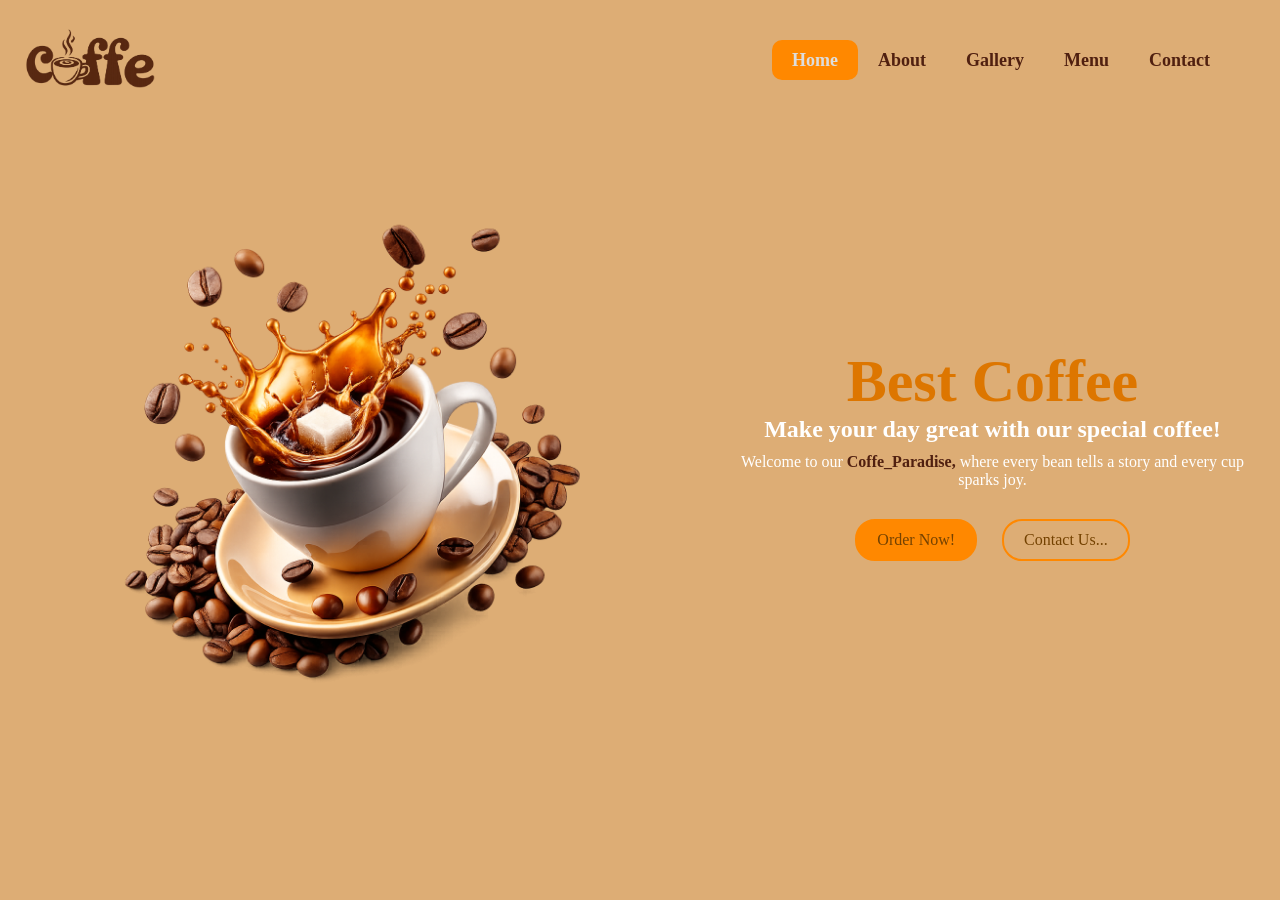
<file: index.html>
<!DOCTYPE html>
<html lang="en">
<head>
    <meta charset="UTF-8">
    <meta name="viewport" content="width=device-width, initial-scale=1.0">
    <link rel="shortcut icon" href="Images/Favicon.png" type="image/x-icon">
    <link rel="stylesheet" href="style.css">
    <title>Coffe_Paradise</title>
</head>
<body>
    <nav>
        <a href="index.html"><img src="Images/Logo.png" alt="Coffe" width="130"></a>
        <div class="hamburger" onclick="toggleMenu()">
            <span></span>
            <span></span>
            <span></span>
        </div>
        <ul id="navLinks">
            <li><a href="index.html" class="active">Home</a></li>
            <li><a href="about.html">About</a></li>
            <li><a href="gallery.html">Gallery</a></li>
            <li><a href="menu.html">Menu</a></li>
            <li><a href="contact.html">Contact</a></li>
        </ul>
    </nav>
    <div class="container">
        <div class="left">
            <img src="Images/Index/Coffee.png" alt="Coffee" height="500" width="500">
        </div>
        <div class="right">
            <h1>Best Coffee</h1>
            <h2>Make your day great with our special coffee!</h2>
            <p>
                Welcome to our <strong style="color: #502010;">Coffe_Paradise,</strong>
                where every bean tells a story and every cup sparks joy.
            </p>
            <div class="btns">
                <a href="menu.html" class="btn btn1">Order Now!</a>
                <a href="contact.html" class="btn btn2">Contact Us...</a>
            </div>
        </div>
    </div>
    <script src="script.js"></script>
</body>
</html>
</file>
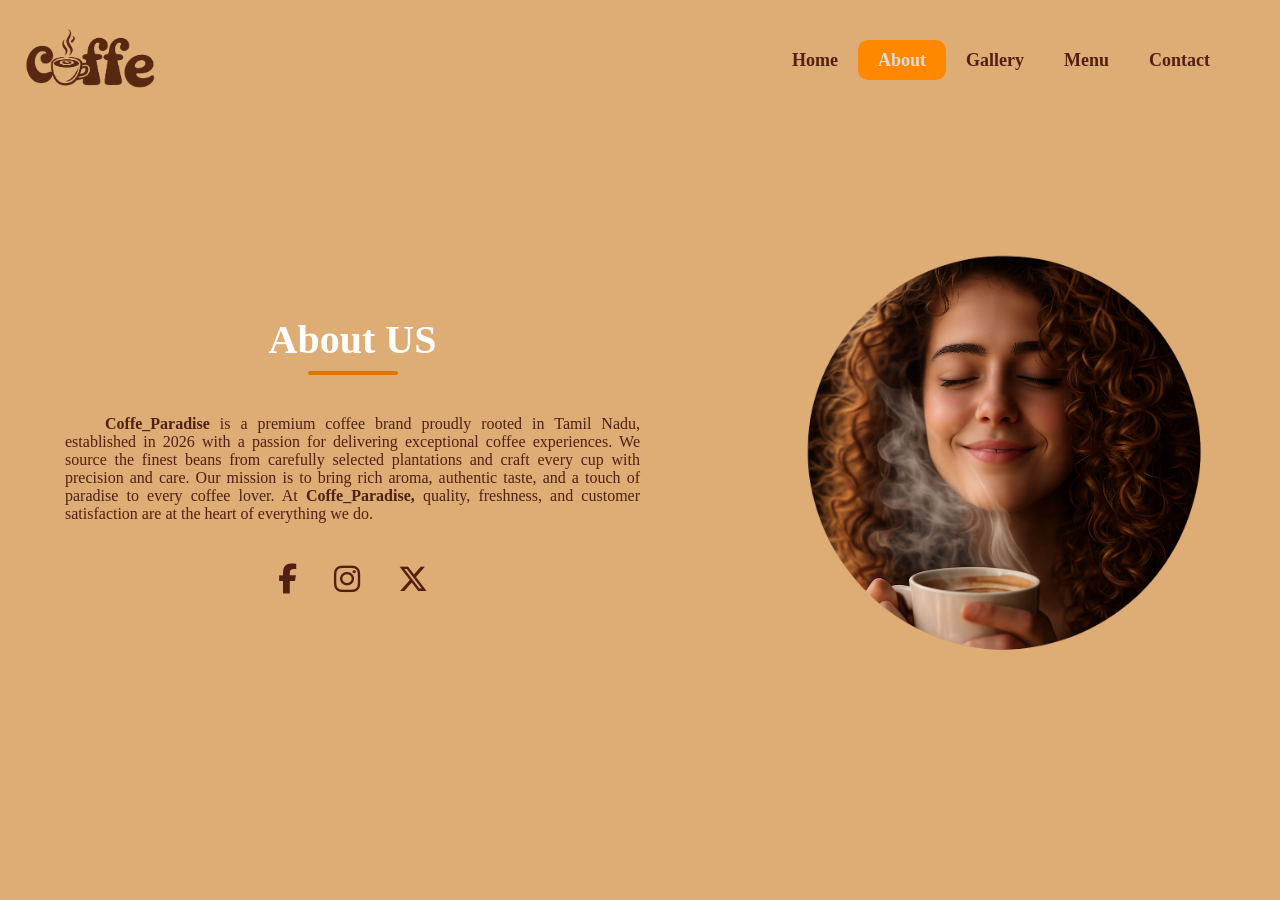
<file: about.html>
<!DOCTYPE html>
<html lang="en">
<head>
    <meta charset="UTF-8">
    <meta name="viewport" content="width=device-width, initial-scale=1.0">
    <link rel="stylesheet" href="style.css">
    <link rel="shortcut icon" href="Images/Favicon.png" type="image/x-icon">
    <link rel="stylesheet" href="https://cdnjs.cloudflare.com/ajax/libs/font-awesome/6.5.0/css/all.min.css">
    <title>About US</title>
</head>
<body>
    <nav>
        <a href="index.html"><img src="Images/Logo.png" alt="Coffe" width="130"></a>
        <div class="hamburger" onclick="toggleMenu()">
            <span></span>
            <span></span>
            <span></span>
        </div>
        <ul id="navLinks">
            <li><a href="index.html">Home</a></li>
            <li><a href="about.html" class="active">About</a></li>
            <li><a href="gallery.html">Gallery</a></li>
            <li><a href="menu.html">Menu</a></li>
            <li><a href="contact.html">Contact</a></li>
        </ul>
    </nav>
    <div class="about_container">
        <div class="about_left">
            <h1>About US</h1>
            <p>
                <strong>Coffe_Paradise</strong> is a premium coffee brand proudly rooted in Tamil Nadu,
                established in 2026 with a passion for delivering exceptional coffee experiences.
                We source the finest beans from carefully selected plantations and craft every cup
                with precision and care. Our mission is to bring rich aroma, authentic taste, and
                a touch of paradise to every coffee lover. At <strong>Coffe_Paradise,</strong>
                quality, freshness, and customer satisfaction are at the heart of everything we do.
            </p>
            <div class="icons">
                <a href="https://www.facebook.com" target="_blank" class="facebook">
                    <i class="fab fa-facebook-f"></i>
                </a>
                <a href="https://www.instagram.com" target="_blank" class="instagram">
                    <i class="fab fa-instagram"></i>
                </a>
                <a href="https://www.x.com" target="_blank" class="x">
                    <i class="fab fa-x-twitter"></i>
                </a>
            </div>
        </div>
        <div class="about_right">
            <img src="Images/About/About Image.png" alt="Coffee" height="400" width="400">
        </div>
    </div>
    <script src="script.js"></script>
</body>
</html>
</file>
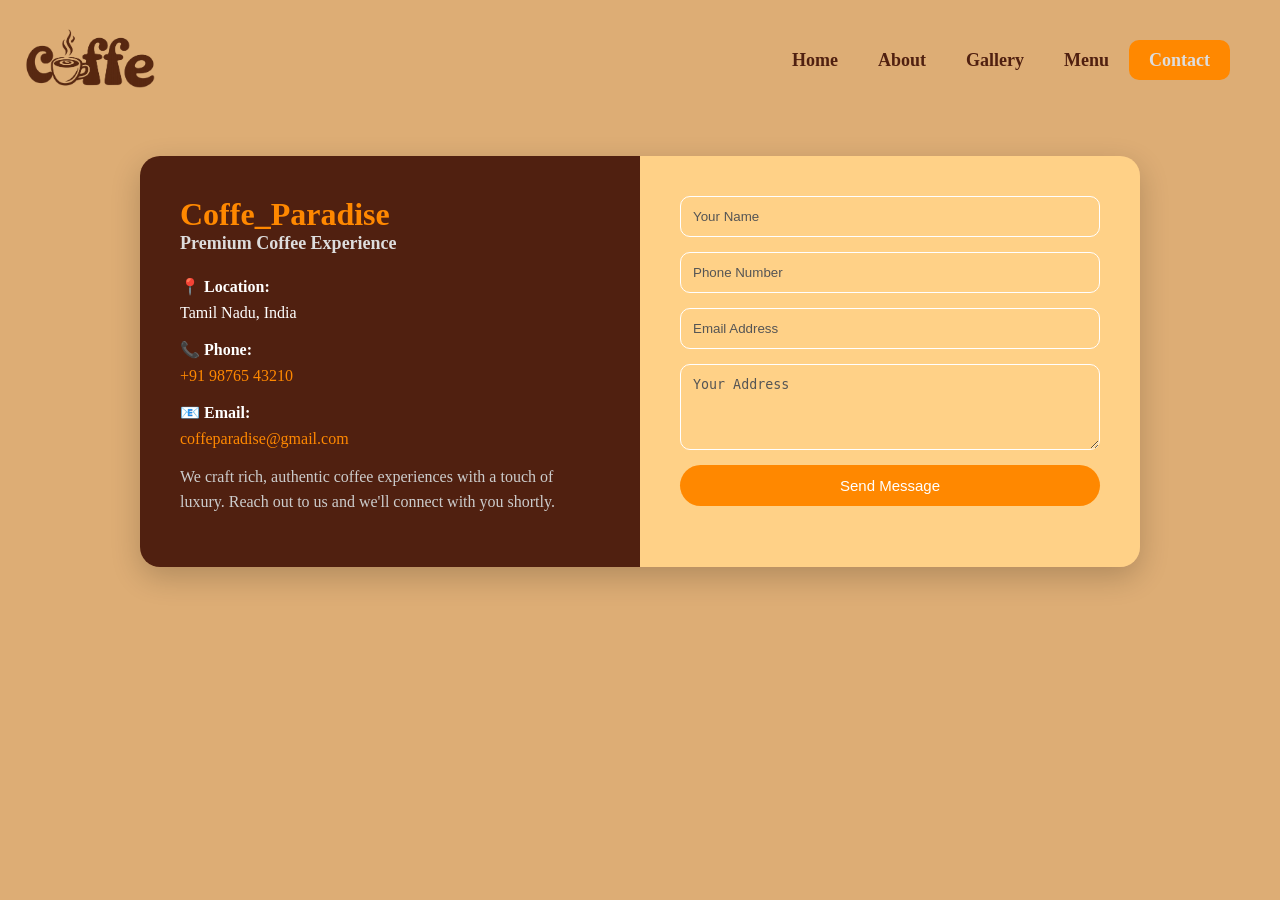
<file: contact.html>
<!DOCTYPE html>
<html lang="en">
<head>
    <meta charset="UTF-8">
    <meta name="viewport" content="width=device-width, initial-scale=1.0">
    <link rel="shortcut icon" href="Images/Favicon.png" type="image/x-icon">
    <link rel="stylesheet" href="style.css">
    <title>Contact</title>
</head>
<body>
    <nav>
        <a href="index.html"><img src="Images/Logo.png" alt="Coffe" width="130"></a>
        <div class="hamburger" onclick="toggleMenu()">
            <span></span>
            <span></span>
            <span></span>
        </div>
        <ul id="navLinks">
            <li><a href="index.html">Home</a></li>
            <li><a href="about.html">About</a></li>
            <li><a href="gallery.html">Gallery</a></li>
            <li><a href="menu.html">Menu</a></li>
            <li><a href="contact.html" class="active">Contact</a></li>
        </ul>
    </nav>
    <div class="contact_container">
        <div class="brand">
            <h1>Coffe_Paradise</h1>
            <h2>Premium Coffee Experience</h2>
            <p>📍 <strong>Location:</strong><br>Tamil Nadu, India</p>
            <p>📞 <strong>Phone:</strong><br>
                <a href="tel:+919876543210">+91 98765 43210</a>
            </p>
            <p>📧 <strong>Email:</strong><br>
                <a href="mailto:coffeparadise@gmail.com">coffeparadise@gmail.com</a>
            </p>
            <p class="brand_description">
                We craft rich, authentic coffee experiences with a touch of luxury.
                Reach out to us and we'll connect with you shortly.
            </p>
        </div>
        <div class="contact_form">
            <form id="contactForm">
                <input type="text" placeholder="Your Name" required>
                <input type="tel" placeholder="Phone Number" required>
                <input type="email" placeholder="Email Address" required>
                <textarea rows="4" placeholder="Your Address" required></textarea>
                <button type="submit">Send Message</button>
            </form>
        </div>
    </div>
    <script src="script.js"></script>
</body>
</html>
</file>
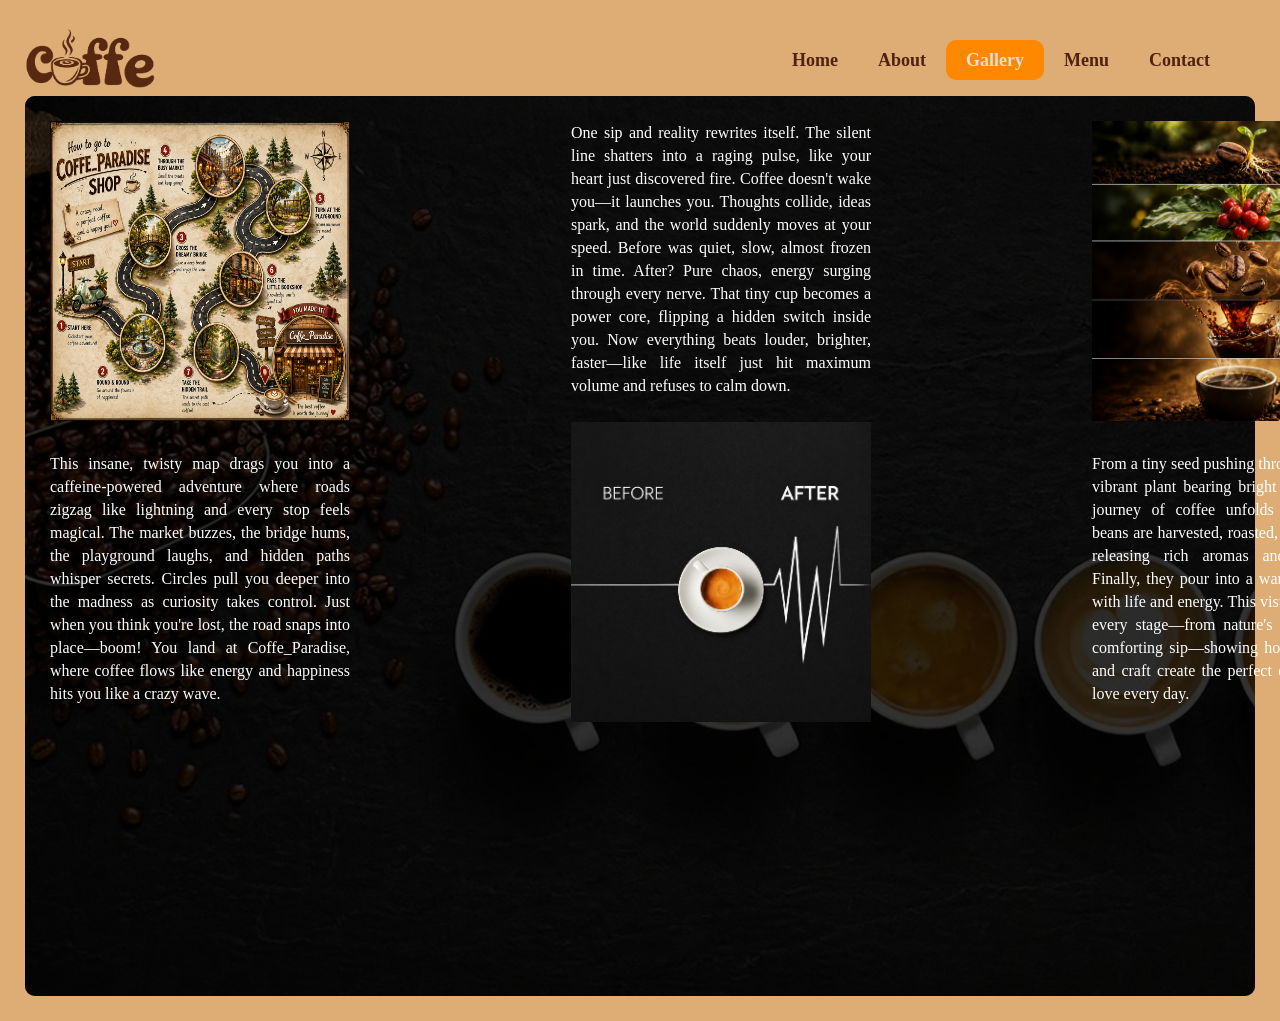
<file: gallery.html>
<!DOCTYPE html>
<html lang="en">
<head>
    <meta charset="UTF-8">
    <meta name="viewport" content="width=device-width, initial-scale=1.0">
    <link rel="shortcut icon" href="Images/Favicon.png" type="image/x-icon">
    <link rel="stylesheet" href="style.css">
    <title>Gallery</title>
</head>
<body>
    <nav>
        <a href="index.html"><img src="Images/Logo.png" alt="Coffe" width="130"></a>
        <div class="hamburger" onclick="toggleMenu()">
            <span></span>
            <span></span>
            <span></span>
        </div>
        <ul id="navLinks">
            <li><a href="index.html">Home</a></li>
            <li><a href="about.html">About</a></li>
            <li><a href="gallery.html" class="active">Gallery</a></li>
            <li><a href="menu.html">Menu</a></li>
            <li><a href="contact.html">Contact</a></li>
        </ul>
    </nav>
    <div class="gallery_container">
        <div class="bg_container">
            <div class="box1">
                <img src="Images/Gallery/Image 1.png" alt="How to go Coffe_Paradise" class="image_1">
                <p>This insane, twisty map drags you into a caffeine-powered adventure where roads
                zigzag like lightning and every stop feels magical. The market buzzes, the bridge
                hums, the playground laughs, and hidden paths whisper secrets. Circles pull you
                deeper into the madness as curiosity takes control. Just when you think you're lost,
                the road snaps into place—boom! You land at Coffe_Paradise, where coffee flows like
                energy and happiness hits you like a crazy wave.</p>
            </div>
            <div class="box2">
                <p>One sip and reality rewrites itself. The silent line shatters into a raging pulse,
                like your heart just discovered fire. Coffee doesn't wake you—it launches you.
                Thoughts collide, ideas spark, and the world suddenly moves at your speed. Before
                was quiet, slow, almost frozen in time. After? Pure chaos, energy surging through
                every nerve. That tiny cup becomes a power core, flipping a hidden switch inside you.
                Now everything beats louder, brighter, faster—like life itself just hit maximum
                volume and refuses to calm down.</p>
                <img src="Images/Gallery/Image 2.png" alt="After Coffee" class="image_1">
            </div>
            <div class="box3">
                <img src="Images/Gallery/Image 3.png" alt="Coffee's Life" class="image_1">
                <p>From a tiny seed pushing through rich soil to a vibrant plant bearing bright red
                cherries, the journey of coffee unfolds beautifully. The beans are harvested,
                roasted, and transformed, releasing rich aromas and deep flavors. Finally, they pour
                into a warm cup, steaming with life and energy. This visual story captures every
                stage—from nature's beginning to the comforting sip—showing how patience, care,
                and craft create the perfect cup of coffee we love every day.</p>
            </div>
        </div>
    </div>
    <script src="script.js"></script>
</body>
</html>
</file>
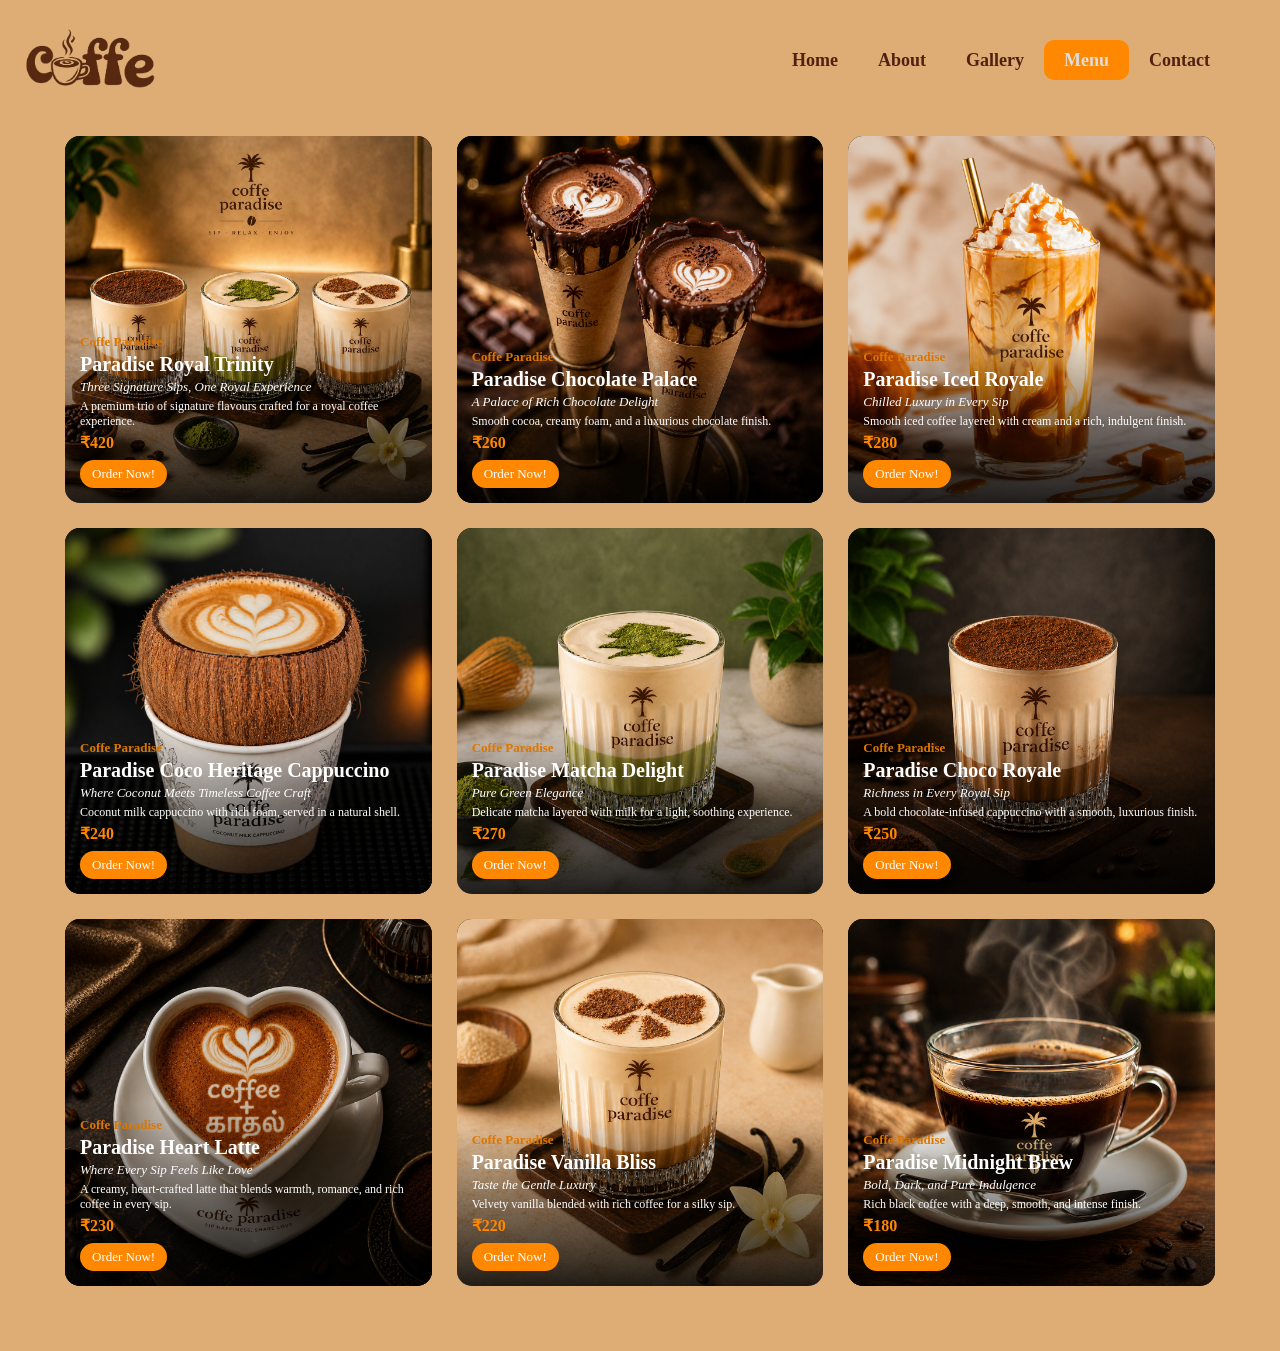
<file: menu.html>
<!DOCTYPE html>
<html lang="en">
<head>
    <meta charset="UTF-8">
    <meta name="viewport" content="width=device-width, initial-scale=1.0">
    <link rel="shortcut icon" href="Images/Favicon.png" type="image/x-icon">
    <link rel="stylesheet" href="style.css">
    <title>Menu</title>
</head>
<body>
    <nav>
        <a href="index.html"><img src="Images/Logo.png" alt="Coffe" width="130"></a>
        <div class="hamburger" onclick="toggleMenu()">
            <span></span>
            <span></span>
            <span></span>
        </div>
        <ul id="navLinks">
            <li><a href="index.html">Home</a></li>
            <li><a href="about.html">About</a></li>
            <li><a href="gallery.html">Gallery</a></li>
            <li><a href="menu.html" class="active">Menu</a></li>
            <li><a href="contact.html">Contact</a></li>
        </ul>
    </nav>
    <div class="menu_container">
        <div class="list">
            <img src="Images/Menu/Paradise Royal Trinity.png" alt="Paradise Royal Trinity">
            <div class="overlay">
                <h2>Coffe Paradise</h2>
                <h1>Paradise Royal Trinity</h1>
                <p class="tagline">Three Signature Sips, One Royal Experience</p>
                <p class="description">A premium trio of signature flavours crafted for a royal coffee experience.</p>
                <p class="price">₹420</p>
                <a href="#" class="buy_btn">Order Now!</a>
            </div>
        </div>
        <div class="list">
            <img src="Images/Menu/Paradise Chocolate Palace.png" alt="Paradise Chocolate Palace">
            <div class="overlay">
                <h2>Coffe Paradise</h2>
                <h1>Paradise Chocolate Palace</h1>
                <p class="tagline">A Palace of Rich Chocolate Delight</p>
                <p class="description">Smooth cocoa, creamy foam, and a luxurious chocolate finish.</p>
                <p class="price">₹260</p>
                <a href="#" class="buy_btn">Order Now!</a>
            </div>
        </div>
        <div class="list">
            <img src="Images/Menu/Paradise Iced Royale.png" alt="Paradise Iced Royale">
            <div class="overlay">
                <h2>Coffe Paradise</h2>
                <h1>Paradise Iced Royale</h1>
                <p class="tagline">Chilled Luxury in Every Sip</p>
                <p class="description">Smooth iced coffee layered with cream and a rich, indulgent finish.</p>
                <p class="price">₹280</p>
                <a href="#" class="buy_btn">Order Now!</a>
            </div>
        </div>
        <div class="list">
            <img src="Images/Menu/Paradise Coco Heritage Cappuccino.png" alt="Paradise Coco Heritage Cappuccino">
            <div class="overlay">
                <h2>Coffe Paradise</h2>
                <h1>Paradise Coco Heritage Cappuccino</h1>
                <p class="tagline">Where Coconut Meets Timeless Coffee Craft</p>
                <p class="description">Coconut milk cappuccino with rich foam, served in a natural shell.</p>
                <p class="price">₹240</p>
                <a href="#" class="buy_btn">Order Now!</a>
            </div>
        </div>
        <div class="list">
            <img src="Images/Menu/Paradise Matcha Delight.png" alt="Paradise Matcha Delight">
            <div class="overlay">
                <h2>Coffe Paradise</h2>
                <h1>Paradise Matcha Delight</h1>
                <p class="tagline">Pure Green Elegance</p>
                <p class="description">Delicate matcha layered with milk for a light, soothing experience.</p>
                <p class="price">₹270</p>
                <a href="#" class="buy_btn">Order Now!</a>
            </div>
        </div>
        <div class="list">
            <img src="Images/Menu/Paradise Choco Royale.png" alt="Paradise Choco Royale">
            <div class="overlay">
                <h2>Coffe Paradise</h2>
                <h1>Paradise Choco Royale</h1>
                <p class="tagline">Richness in Every Royal Sip</p>
                <p class="description">A bold chocolate-infused cappuccino with a smooth, luxurious finish.</p>
                <p class="price">₹250</p>
                <a href="#" class="buy_btn">Order Now!</a>
            </div>
        </div>
        <div class="list">
            <img src="Images/Menu/Paradise Heart Latte.png" alt="Paradise Heart Latte">
            <div class="overlay">
                <h2>Coffe Paradise</h2>
                <h1>Paradise Heart Latte</h1>
                <p class="tagline">Where Every Sip Feels Like Love</p>
                <p class="description">A creamy, heart-crafted latte that blends warmth, romance, and rich coffee in every sip.</p>
                <p class="price">₹230</p>
                <a href="#" class="buy_btn">Order Now!</a>
            </div>
        </div>
        <div class="list">
            <img src="Images/Menu/Paradise Vanilla Bliss.png" alt="Paradise Vanilla Bliss">
            <div class="overlay">
                <h2>Coffe Paradise</h2>
                <h1>Paradise Vanilla Bliss</h1>
                <p class="tagline">Taste the Gentle Luxury</p>
                <p class="description">Velvety vanilla blended with rich coffee for a silky sip.</p>
                <p class="price">₹220</p>
                <a href="#" class="buy_btn">Order Now!</a>
            </div>
        </div>
        <div class="list">
            <img src="Images/Menu/Paradise Midnight Brew.png" alt="Paradise Midnight Brew">
            <div class="overlay">
                <h2>Coffe Paradise</h2>
                <h1>Paradise Midnight Brew</h1>
                <p class="tagline">Bold, Dark, and Pure Indulgence</p>
                <p class="description">Rich black coffee with a deep, smooth, and intense finish.</p>
                <p class="price">₹180</p>
                <a href="#" class="buy_btn">Order Now!</a>
            </div>
        </div>
    </div>
    <script src="script.js"></script>
</body>
</html>
</file>
<file: style.css>
* {
    margin: 0;
    padding: 0;
    box-sizing: border-box;
}

body {
    background-color: #ddad75;
    margin: 20px;
    padding: 5px;
    font-family: 'Times New Roman', Times, serif;
}

nav {
    display: flex;
    text-decoration: none;
    justify-content: space-between;
    align-items: center;
    background-color: #ddad75;
}

ul {
    display: flex;
    padding: 25px;
    list-style-type: none;
}

li a{
    text-decoration: none;
    color: #502010;
    padding: 10px 20px;
    font-size: 18px;
    font-weight: bold;
}

/*li a:hover {  //use active class so hide the hover effect
    color: #ddd;
    background-color: #ff8800;
    border-radius: 10px;
}*/

li a:hover {
    color: #7A3219;
}

li a.active {
    background-color: #ff8800;
    color: #ddd;
    border-radius: 10px;
}

.hamburger {
    display: none;
    flex-direction: column;
    cursor: pointer;
    gap: 5px;
}

.hamburger span {
    width: 25px;
    height: 3px;
    background: #502010;
    border-radius: 5px;
}

/*Intex*/

.container {
    display: flex;
    align-items: center;
    justify-content: center;
    min-height: 80vh;
    gap: 75px;
}

.left {
    padding: 10px 50px 0 80px;
}

.right {
    text-align: center;
}

.right h1{
    color: #dd7600;
    font-size: 60px;
    font-family: Brush Script MT, Brush Script Std, cursive;
}

.right h2 {
    color: #fff;
}

.right p{
    color: #fff;
    padding-bottom: 25px;
    padding-top: 10px
}

.btns {
    display: flex;
    justify-content: center;
    gap: 15px;
}

.btn {
    display: inline-block;
    text-decoration: none;
    padding: 10px 20px;
    border: 2px #ff8800 solid;
    border-radius: 20px;
    margin: 5px;
    color: #744201;
    transition: 0.3s;
}

.btn1 {
    background-color: #ff8800;
}

.btn1:hover {
    background-color: #ddad75;
}

.btn2:hover {
    background-color: #ff8800;
    color: #fff;
}

/*About*/

.about_container{
    display: flex;
    align-items: center;
    justify-content: center;
    min-height: 80vh;
    gap: 75px;
}

.about_right {
    padding: 50px;
}

.about_left {
    align-items: center;
    justify-content: center;
}

.about_left p{
    color: #502010;
    text-indent: 40px;
    text-align: justify;
    padding: 40px;
}

.about_left h1{
    color: #fff;
    text-align: center;
    font-size: 40px;
}

.about_left h1::after {
    content: "";
    width: 90px;
    height: 4px;
    background: #dd7600;
    display: block;
    margin: 8px auto 0;
    border-radius: 5px;
}

.icons{
    text-align: center;
}

.icons a {
    color: #502010;
    font-size: 30px;
    margin: 0 15px;
    text-decoration: none;
    transition: 0.3s;
}

.icons a:hover {
    transform: scale(1.2);
}

.facebook:hover {
    color: #1877f2;
}

.instagram:hover {
    color: #e1306c;
}

.x:hover {
    color: #ffffff;
}

/*Gallery*/

.bg_container {
    position: relative;
    width: 100%;
    min-height: 100vh;
    background: url("Images/Gallery/Background image.png") no-repeat center center/cover;
    border-radius: 10px;
    display: flex;
    column-gap: 19vh;
}

.bg_container::before {
    content: "";
    position: absolute;
    top: 0;
    left: 0;
    width: 100%;
    height: 100%;
    border-radius: 10px;
    background: rgba(0, 0, 0, 0.8);
}

.image_1 {
    position: relative;
    padding: 25px;
    height: 350px;
    width: 350px;
}

.bg_container p {
    color: #fff;
    position: relative;
    padding: 0 25px;
    text-align: justify;
}

.box1 {
    line-height: 23px;
    transition: all 0.3s ease;
}

.box1:hover {
    transform: translateY(-10px);
}

.box2 {
    line-height: 23px;
    transition: all 0.3s ease;
    padding-top: 25px;
}

.box2:hover {
    transform: translateY(-10px);
}

.box3 {
    line-height: 23px;
    transition: all 0.3s ease;
}

.box3:hover {
    transform: translateY(-10px);
}

/*Menu*/

.menu_container {
    display: grid;
    grid-template-columns: repeat(3, 1fr);
    gap: 25px;
    padding: 40px;
}

.list {
    position: relative;
    border-radius: 15px;
    overflow: hidden;
    background: #000;
    aspect-ratio: 1 / 1;
    display: flex;
    align-items: center;
    justify-content: center;
    transition: transform 0.25s ease, box-shadow 0.25s ease;
}

.list img {
    width: 100%;
    height: 100%;
    object-fit: contain;
}

.overlay {
    position: absolute;
    bottom: 0;
    left: 0;
    width: 100%;
    padding: 15px;
    background: linear-gradient(to top, rgba(0,0,0,0.85), transparent);
    color: #fff;
}

.overlay h2 {
    font-size: 13px;
    color: #dd7600;
}

.overlay h1 {
    font-size: 20px;
    margin: 3px 0;
}

.tagline {
    font-size: 13px;
    font-style: italic;
}

.description {
    font-size: 12px;
    margin: 4px 0;
}

.price {
    font-size: 16px;
    font-weight: bold;
    color: #ff8800;
}

.buy_btn {
    display: inline-block;
    margin-top: 8px;
    padding: 6px 12px;
    background: #ff8800;
    color: #fff;
    text-decoration: none;
    border-radius: 20px;
    font-size: 13px;
}

.buy_btn:hover {
    background: #dd7600;
}

.list:hover {
    transform: translateY(-8px);
    box-shadow: 0 10px 25px rgba(0,0,0,0.3);
}

/*Contact*/

.contact_container {
    display: flex;
    max-width: 1000px;
    margin: 60px auto;
    border-radius: 20px;
    overflow: hidden;
    box-shadow: 0 10px 30px #00000033;
}

.brand {
    flex: 1;
    padding: 40px;
    background: #502010;
    color: #fff;
}

.brand h1 {
    font-size: 32px;
    color: #ff8800;
}

.brand h2 {
    font-size: 18px;
    margin-bottom: 20px;
    color: #ddd;
}

.brand p {
    margin: 12px 0;
    line-height: 1.6;
}

.brand a {
    color: #ff8800;
    text-decoration: none;
}

.brand_description {
    margin-top: 20px;
    color: #ccc;
}

.contact_form {
    flex: 1;
    padding: 40px;
    background: #ffd187;
}

#contactForm {
    display: flex;
    flex-direction: column;
    gap: 15px;
}

#contactForm input,
#contactForm textarea {
    padding: 12px;
    border-radius: 10px;
    border: 1px solid #fff;
    background: #ffd187;
    outline: none;
}

#contactForm input::placeholder,
#contactForm textarea::placeholder {
    color: #555;
}

#contactForm input:focus,
#contactForm textarea:focus {
    border-color: #ff8800;
    box-shadow: 0 0 8px #5020104d;
}

#contactForm button {
    padding: 12px;
    border: none;
    border-radius: 25px;
    background: #ff8800;
    color: #fff;
    font-size: 15px;
    cursor: pointer;
    transition: 0.3s;
}

#contactForm button:hover {
    background: #dd7600;
    transform: translateY(-2px);
}

/* Mobile View */
@media (max-width: 768px) {

    body {
        margin: 10px;
    }

    nav {
        position: relative;
    }

    ul {
        position: absolute;
        top: 60px;
        right: 0;
        background: #ddad75;
        width: 100%;
        flex-direction: column;
        text-align: center;
        display: none;
        border-radius: 10px;
        padding: 20px 0;
        z-index: 2000;
    }

    ul.active {
        display: flex;
    }

    li {
        padding: 10px 0;
    }

    .hamburger {
        display: flex;
    }

    /* Index */
    .container {
        flex-direction: column;
        gap: 20px;
        text-align: center;
    }

    .left img {
        width: 100%;
        height: auto;
    }

    .right h1 {
        font-size: 40px;
    }

    .right h2 {
        font-size: 18px;
    }

    /* About */
    .about_container {
        flex-direction: column;
        text-align: center;
        gap: 20px;
    }

    .about_left p {
        padding: 20px;
        text-indent: 20px;
    }

    .about_right img {
        width: 100%;
        height: auto;
    }

    /* Gallery */
    .bg_container {
        flex-direction: column;
        row-gap: 30px;
        padding: 20px 0;
    }

    .image_1 {
        width: 100%;
        height: auto;
    }
    
    /*Menu*/
    .menu_container {
        grid-template-columns: 1fr;
        padding: 20px;
    }

    /*Contact*/
    .contact_container {
        flex-direction: column;
        margin: 30px 10px;
    }

    .brand,
    .contact_form {
        padding: 25px;
    }
}
</file>
